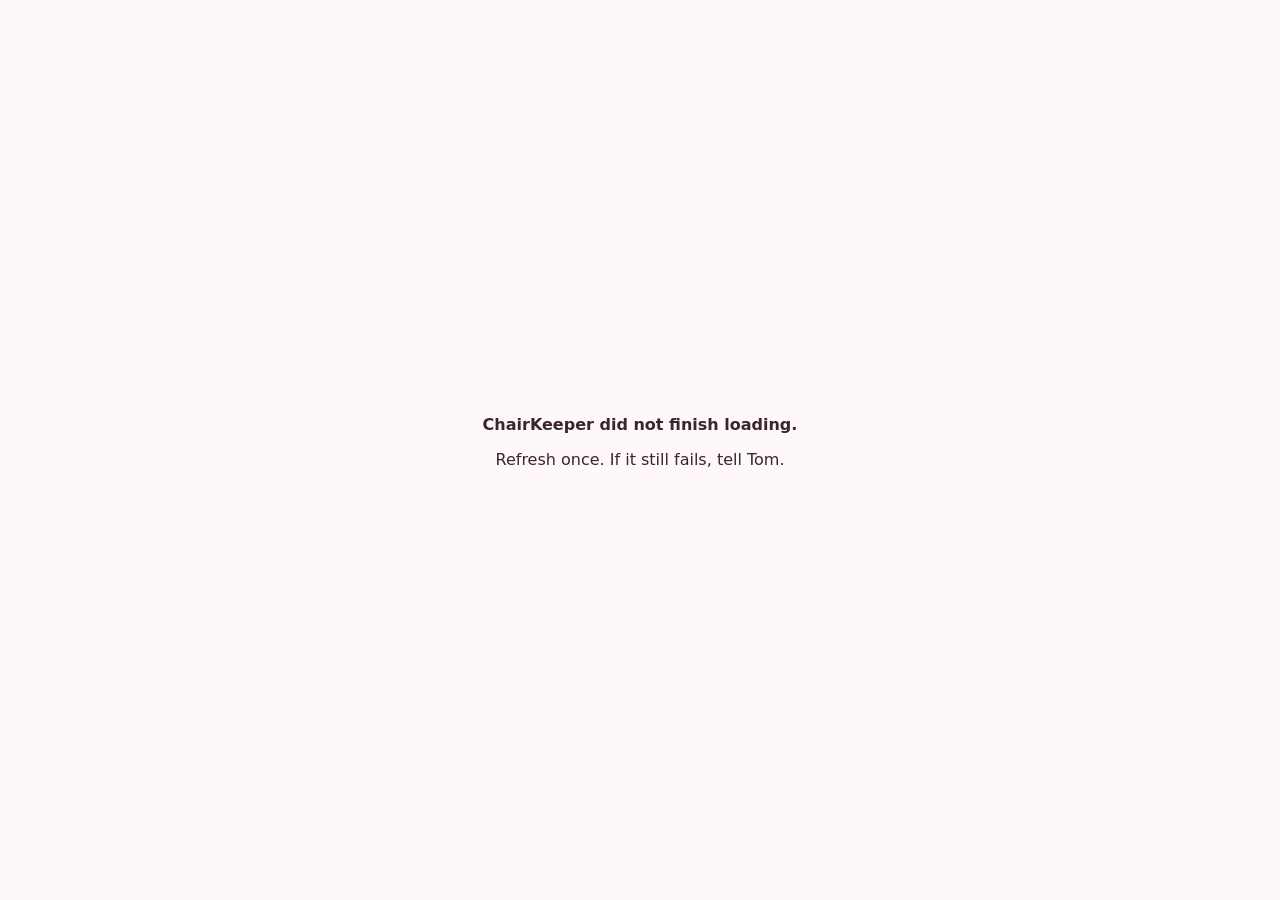
<file: simply-hope-play-v096/index.html>
<!doctype html><html><head><meta charset="utf-8"><meta name="viewport" content="width=device-width,initial-scale=1"><title>Simply Hope Designs · ChairKeeper</title><style>body{margin:0;background:#fff8fb;color:#3b2530;font-family:system-ui;display:grid;place-items:center;min-height:100vh}.l{text-align:center;padding:28px}.s{font-size:32px}</style></head><body><div class="l"><div class="s">♡</div><b>Opening Simply Hope ChairKeeper…</b><p>Shared practice sandbox · v0.9.7</p></div><script>(async()=>{try{const us=['https://raw.githubusercontent.com/trmitchell95-oss/5core/main/simply-hope-play-v096/index-1.b64?v=097','https://raw.githubusercontent.com/trmitchell95-oss/5core/main/simply-hope-play-v096/index-2.b64?v=097','https://raw.githubusercontent.com/trmitchell95-oss/5core/main/simply-hope-play-v096/index-3.b64?v=097'];const ps=await Promise.all(us.map(u=>fetch(u).then(r=>{if(!r.ok)throw Error(r.status);return r.text()})));const bin=atob(ps.join('').replace(/\s/g,''));const bytes=Uint8Array.from(bin,c=>c.charCodeAt(0));const stream=new Blob([bytes]).stream().pipeThrough(new DecompressionStream('gzip'));let html=await new Response(stream).text();html=html.replace("const DB='chairkeeper-v050';let dbp;","const DB='chairkeeper-v050';const SANDBOX_API='https://iitliogbmczplvoscnlo.supabase.co/functions/v1/sandbox-open-state';const SANDBOX_KEY='-LJ9xKSH3quNGcYslQ1gcM6SZOgG2K7A';let dbp;");const a=html.indexOf('async function get(store,key)'),b=html.indexOf('function defaults()',a);if(a<0||b<0)throw Error('ChairKeeper patch point missing');const remote=`async function localGet(store,key){let d=await openDB();return new Promise((res,rej)=>{let r=d.transaction(store).objectStore(store).get(key);r.onsuccess=()=>res(r.result);r.onerror=()=>rej(r.error)})}async function localPut(store,key,val){let d=await openDB();return new Promise((res,rej)=>{let r=d.transaction(store,'readwrite').objectStore(store).put(val,key);r.onsuccess=()=>res();r.onerror=()=>rej(r.error)})}async function localDel(store,key){let d=await openDB();return new Promise((res,rej)=>{let r=d.transaction(store,'readwrite').objectStore(store).delete(key);r.onsuccess=()=>res();r.onerror=()=>rej(r.error)})}async function get(store,key){if(store==='kv'&&key==='state'){try{let r=await fetch(SANDBOX_API,{headers:{'x-sandbox-key':SANDBOX_KEY},cache:'no-store'});if(!r.ok)throw Error('cloud '+r.status);let x=await r.json();if(x.state!=null)await localPut('kv','state',x.state);return x.state}catch(e){console.warn('ChairKeeper cloud read fallback',e);return localGet(store,key)}}if(store==='media'){let r=await fetch(SANDBOX_API+'?media='+encodeURIComponent(key),{headers:{'x-sandbox-key':SANDBOX_KEY},cache:'no-store'});if(r.ok)return await r.blob();let local=await localGet(store,key);if(local)return local;return null}return localGet(store,key)}async function put(store,key,val){if(store==='kv'&&key==='state'){let r=await fetch(SANDBOX_API,{method:'POST',headers:{'content-type':'application/json','x-sandbox-key':SANDBOX_KEY},body:JSON.stringify({action:'save',state:val})});if(!r.ok){let x=await r.json().catch(()=>({}));throw Error(x.error||('Cloud save '+r.status))}await localPut('kv','state',val);return}if(store==='media'){let f=new FormData();f.append('action','upload');f.append('id',key);f.append('file',val,key);let r=await fetch(SANDBOX_API,{method:'POST',headers:{'x-sandbox-key':SANDBOX_KEY},body:f});if(!r.ok){let x=await r.json().catch(()=>({}));throw Error(x.error||('Media upload '+r.status))}await localPut('media',key,val);return}return localPut(store,key,val)}async function del(store,key){if(store==='media'){let r=await fetch(SANDBOX_API,{method:'POST',headers:{'content-type':'application/json','x-sandbox-key':SANDBOX_KEY},body:JSON.stringify({action:'delete-media',id:key})});if(!r.ok)console.warn('Cloud media delete failed',r.status);await localDel(store,key);return}return localDel(store,key)}`;html=html.slice(0,a)+remote+html.slice(b);html=html.replaceAll('v0.9.6-open-play','v0.9.7-shared-play').replaceAll('v0.9.6','v0.9.7').replaceAll('Open Full-Play Sandbox · Live AI','Shared Full-Play Sandbox · Live AI').replaceAll('Sandbox · browser practice data','Sandbox · shared cloud practice data').replaceAll('Practice IndexedDB + sandbox-ai-play','Shared sandbox state + private media + sandbox-ai-play').replaceAll('Everything here is practice data. Use fake names/numbers only. Export anything worth keeping before the real launch.','Everything here is practice data in the shared Simply Hope sandbox. Do not enter sensitive real-client information yet. Export anything worth keeping before the real launch.');document.open();document.write(html);document.close()}catch(e){document.body.innerHTML='<div class="l"><b>ChairKeeper did not finish loading.</b><p>Refresh once. If it still fails, tell Tom.</p></div>';console.error(e)}})()</script></body></html>
</file>
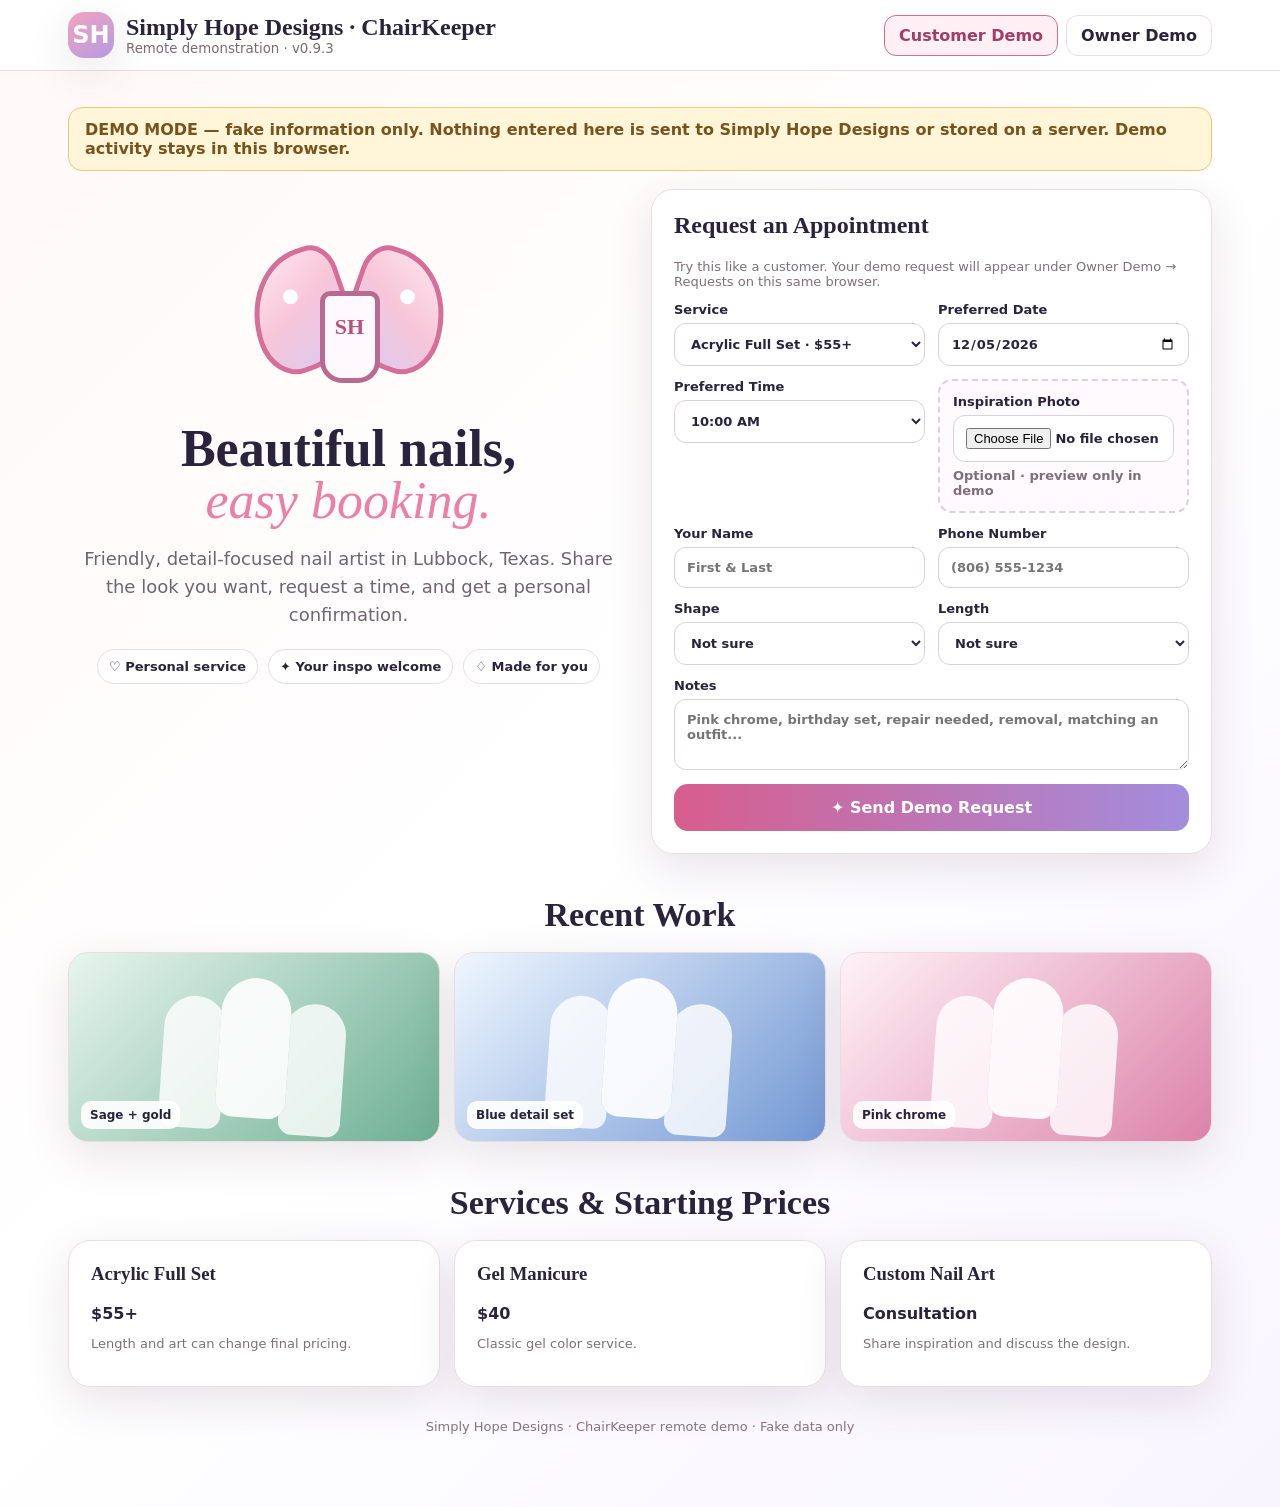
<file: simply-hope-remote-v093/index.html>
<!doctype html>
<html lang="en">
<head>
<meta charset="utf-8"><meta name="viewport" content="width=device-width,initial-scale=1">
<title>Simply Hope Designs · ChairKeeper Remote Demo</title>
<link rel="stylesheet" href="demo.css">
</head>
<body>
<header class="top"><div class="topin"><div class="brand"><div class="mark">SH</div><div><h1>Simply Hope Designs · ChairKeeper</h1><small>Remote demonstration · v0.9.3</small></div></div><div class="switch"><button class="btn active" id="customerBtn">Customer Demo</button><button class="btn" id="ownerBtn">Owner Demo</button></div></div></header>
<div class="wrap"><div class="banner">DEMO MODE — fake information only. Nothing entered here is sent to Simply Hope Designs or stored on a server. Demo activity stays in this browser.</div>
<section class="customer" id="customerView">
<div class="hero"><div class="heroCopy"><div class="butter"><div class="bottle"></div></div><h2>Beautiful nails,<br><em>easy booking.</em></h2><p>Friendly, detail-focused nail artist in Lubbock, Texas. Share the look you want, request a time, and get a personal confirmation.</p><div class="trust"><span class="pill">♡ Personal service</span><span class="pill">✦ Your inspo welcome</span><span class="pill">♢ Made for you</span></div></div>
<div class="card"><h2>Request an Appointment</h2><p class="muted">Try this like a customer. Your demo request will appear under Owner Demo → Requests on this same browser.</p><form id="bookingForm"><div class="grid">
<label class="field">Service<select id="service"><option>Acrylic Full Set · $55+</option><option>Gel Manicure · $40</option><option>Builder Gel · $50+</option><option>Nail Art Add-On · consultation</option><option>Help me choose</option></select></label>
<label class="field">Preferred Date<input id="date" type="date" required></label><label class="field">Preferred Time<select id="time"><option>10:00 AM</option><option>11:30 AM</option><option>1:00 PM</option><option>2:30 PM</option><option>4:00 PM</option></select></label>
<label class="field upload">Inspiration Photo<input id="inspo" type="file" accept="image/*"><span class="muted">Optional · preview only in demo</span></label>
<label class="field">Your Name<input id="name" placeholder="First & Last" required></label><label class="field">Phone Number<input id="phone" placeholder="(806) 555-1234" required></label>
<label class="field">Shape<select id="shape"><option>Not sure</option><option>Almond</option><option>Square</option><option>Coffin</option><option>Round</option></select></label><label class="field">Length<select id="length"><option>Not sure</option><option>Short</option><option>Medium</option><option>Long</option></select></label>
<label class="field wide">Notes<textarea id="note" rows="3" placeholder="Pink chrome, birthday set, repair needed, removal, matching an outfit..."></textarea></label></div><button class="submit">✦ Send Demo Request</button></form><div id="success" class="success hide"><b>Demo request received.</b><div id="confirmText"></div><p class="muted">Switch to Owner Demo → Requests to see what the owner would receive.</p></div></div></div>
<h2 class="sectionTitle">Recent Work</h2><div class="samples"><div class="nailArt"><span>Sage + gold</span></div><div class="nailArt"><span>Blue detail set</span></div><div class="nailArt"><span>Pink chrome</span></div></div>
<h2 class="sectionTitle">Services & Starting Prices</h2><div class="samples"><div class="card"><h3>Acrylic Full Set</h3><b>$55+</b><p class="muted">Length and art can change final pricing.</p></div><div class="card"><h3>Gel Manicure</h3><b>$40</b><p class="muted">Classic gel color service.</p></div><div class="card"><h3>Custom Nail Art</h3><b>Consultation</b><p class="muted">Share inspiration and discuss the design.</p></div></div></section>
<section class="owner" id="ownerView"><div class="ownerHead"><div><h2 style="margin-bottom:4px;font-family:Georgia,serif">Simply Hope · ChairKeeper</h2><div class="muted">Owner-side remote demo · fake browser-local data</div></div><button class="btn primary" id="quickAdd">+ Add note / photo</button></div>
<div class="tabs"><button class="tab active" data-tab="needs">Needs Me</button><button class="tab" data-tab="requests">Requests</button><button class="tab" data-tab="clients">Clients</button><button class="tab" data-tab="setup">Setup</button></div>
<div class="panel active" id="needs"><div class="kpis"><div class="kpi"><b id="needsCount">0</b><span>Needs Me</span></div><div class="kpi"><b id="reqCount">0</b><span>Requests</span></div><div class="kpi"><b id="clientCount">0</b><span>Clients</span></div><div class="kpi"><b>v0.9.3</b><span>Remote Demo</span></div></div><div class="card"><h3>ChairKeeper Assistant</h3><p class="muted">Drop in a rough note like you would between appointments. The demo parser pulls out useful details and proposes where they belong. Nothing uncertain is merged automatically.</p><div class="assistantBox"><div><label class="field">Client name, if known<input id="parseName" placeholder="Example: Sarah J."></label><label class="field" style="margin-top:10px">Talk/type a rough note<textarea id="parseNote" rows="6" placeholder="Sarah loved the pink chrome almond set today. Next time slightly shorter. Wants black and gold for Halloween."></textarea></label><label class="field upload" style="margin-top:10px">Photos<input id="parsePhoto" type="file" accept="image/*" multiple></label><button class="submit" type="button" id="parseBtn">✦ Parse & Route</button></div><div class="parseResult" id="parseResult"><b>No note parsed yet.</b><p class="muted">The real live build will use the server-side AI parser. This remote demo uses local rules so it needs no API key and cannot spend money.</p></div></div></div><h3 style="margin-top:22px">Unresolved items</h3><div class="list" id="needsList"></div></div>
<div class="panel" id="requests"><div class="card"><h3>Appointment Requests</h3><p class="muted">Requests created in Customer Demo on this browser appear here.</p><div class="list" id="requestsList"></div></div></div>
<div class="panel" id="clients"><div class="clientGrid"><div class="card clientList"><h3>Clients</h3><input id="clientSearch" style="width:100%;padding:10px;border:1px solid var(--line);border-radius:10px;margin-bottom:10px" placeholder="Search clients or preferences"><div id="clientButtons"></div></div><div class="card clientDetail" id="clientDetail"><h3>Select a client</h3></div></div></div>
<div class="panel" id="setup"><div class="card"><h3>About this build</h3><div class="about"><div><b>App Version</b><span>v0.9.3</span></div><div><b>Release</b><span>AI Intake + Client Cards</span></div><div><b>Mode</b><span>REMOTE DEMO</span></div><div><b>Cloud</b><span>Not connected by design</span></div><div><b>Database schema target</b><span>0006_v090_ai_intake_client_cards</span></div><div><b>Build ID</b><span>v0.9.3-remote-demo</span></div><div><b>Build date</b><span>2026-08-24</span></div><div><b>Data storage</b><span>This browser only</span></div></div><div style="display:flex;gap:8px;flex-wrap:wrap;margin-top:16px"><button class="btn" id="copyBuild">Copy build info</button><button class="btn" id="resetDemo">Reset fake demo data</button></div></div></div></section>
<div class="bottom">Simply Hope Designs · ChairKeeper remote demo · Fake data only</div></div>
<script src="demo.js"></script></body></html>
</file>
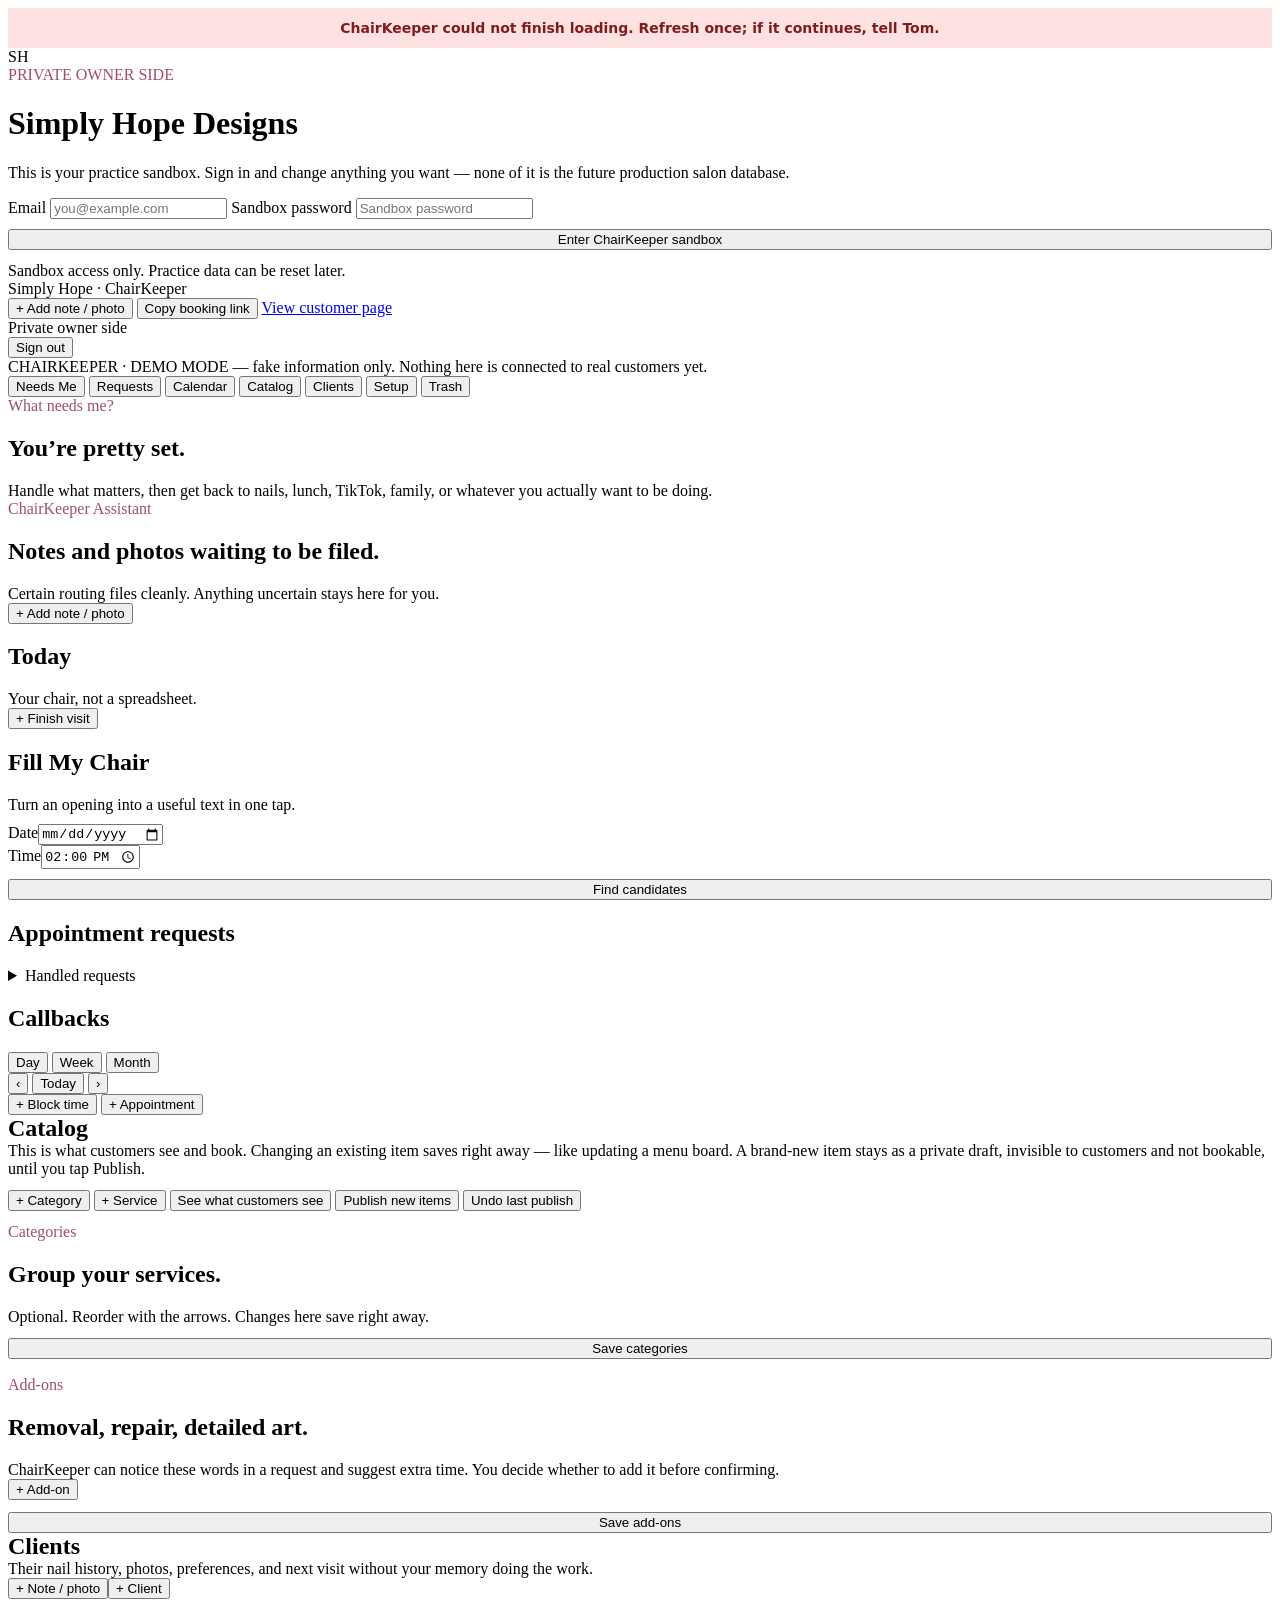
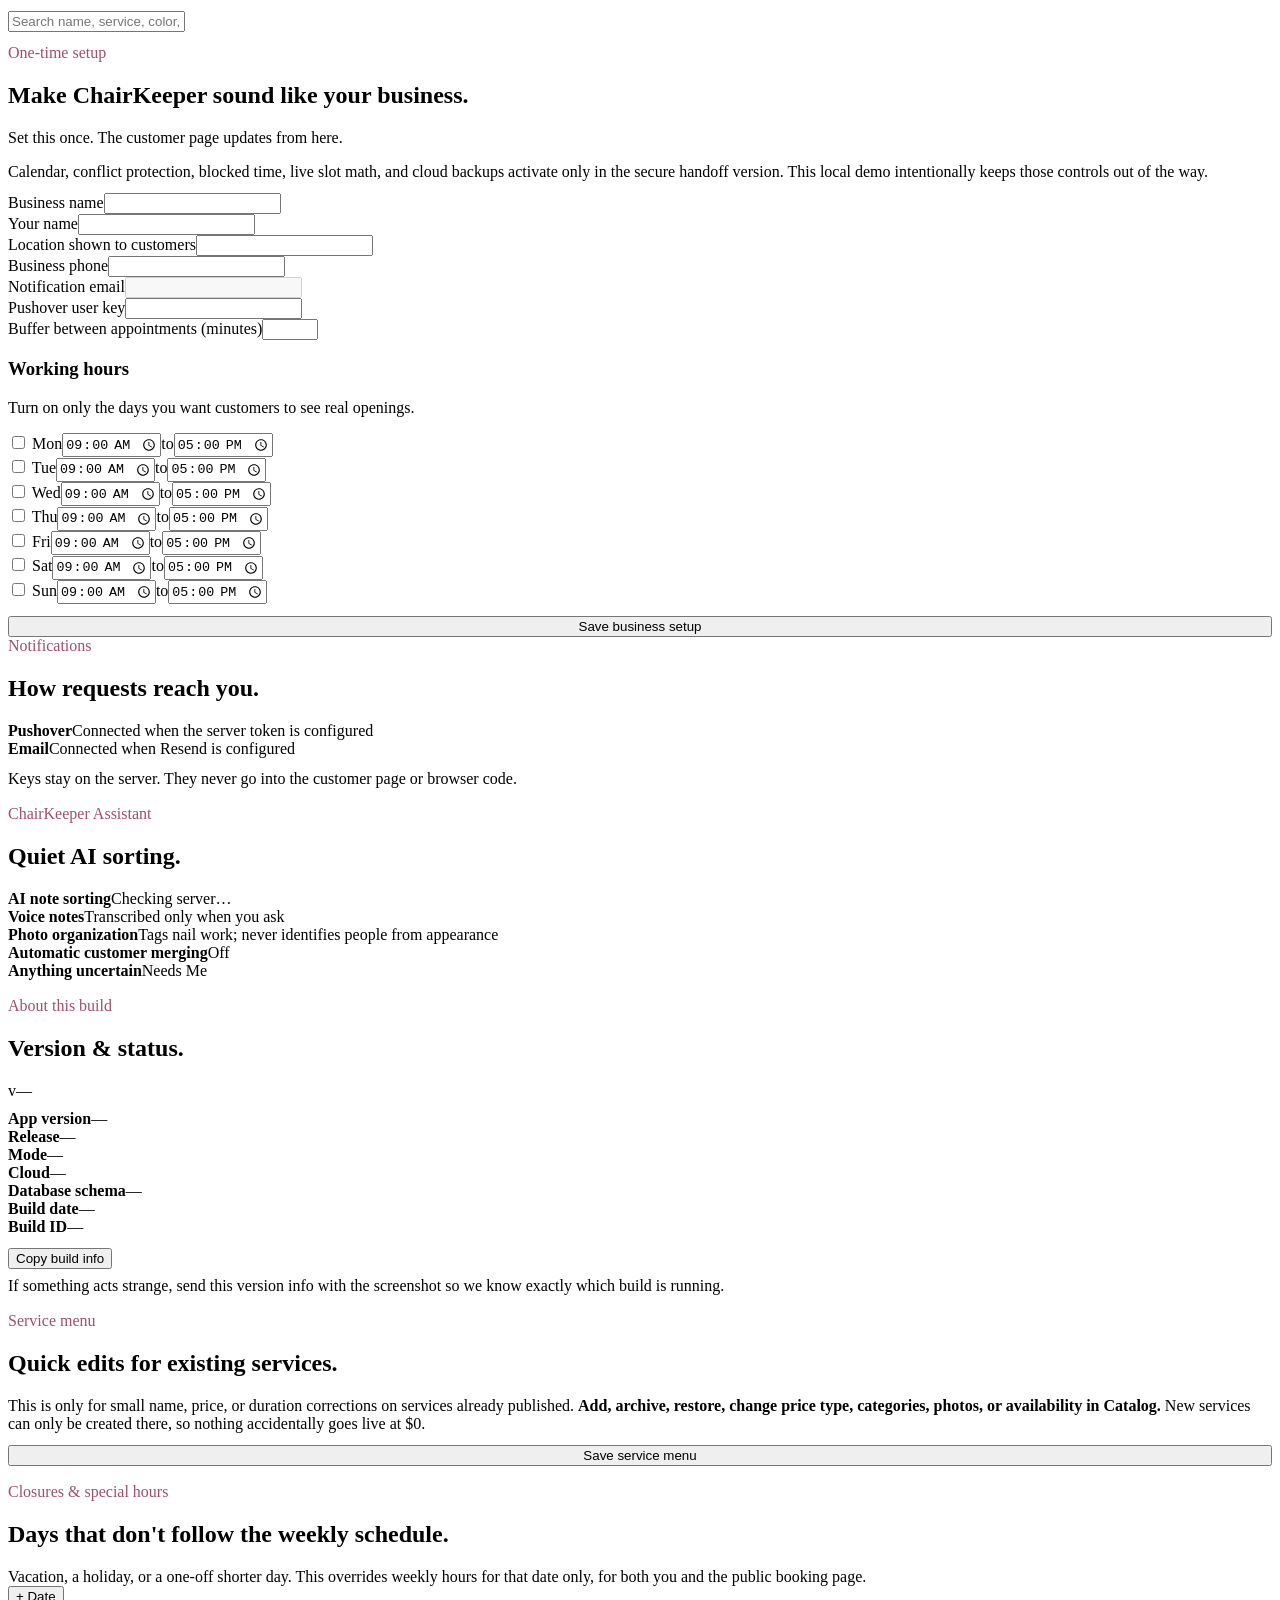
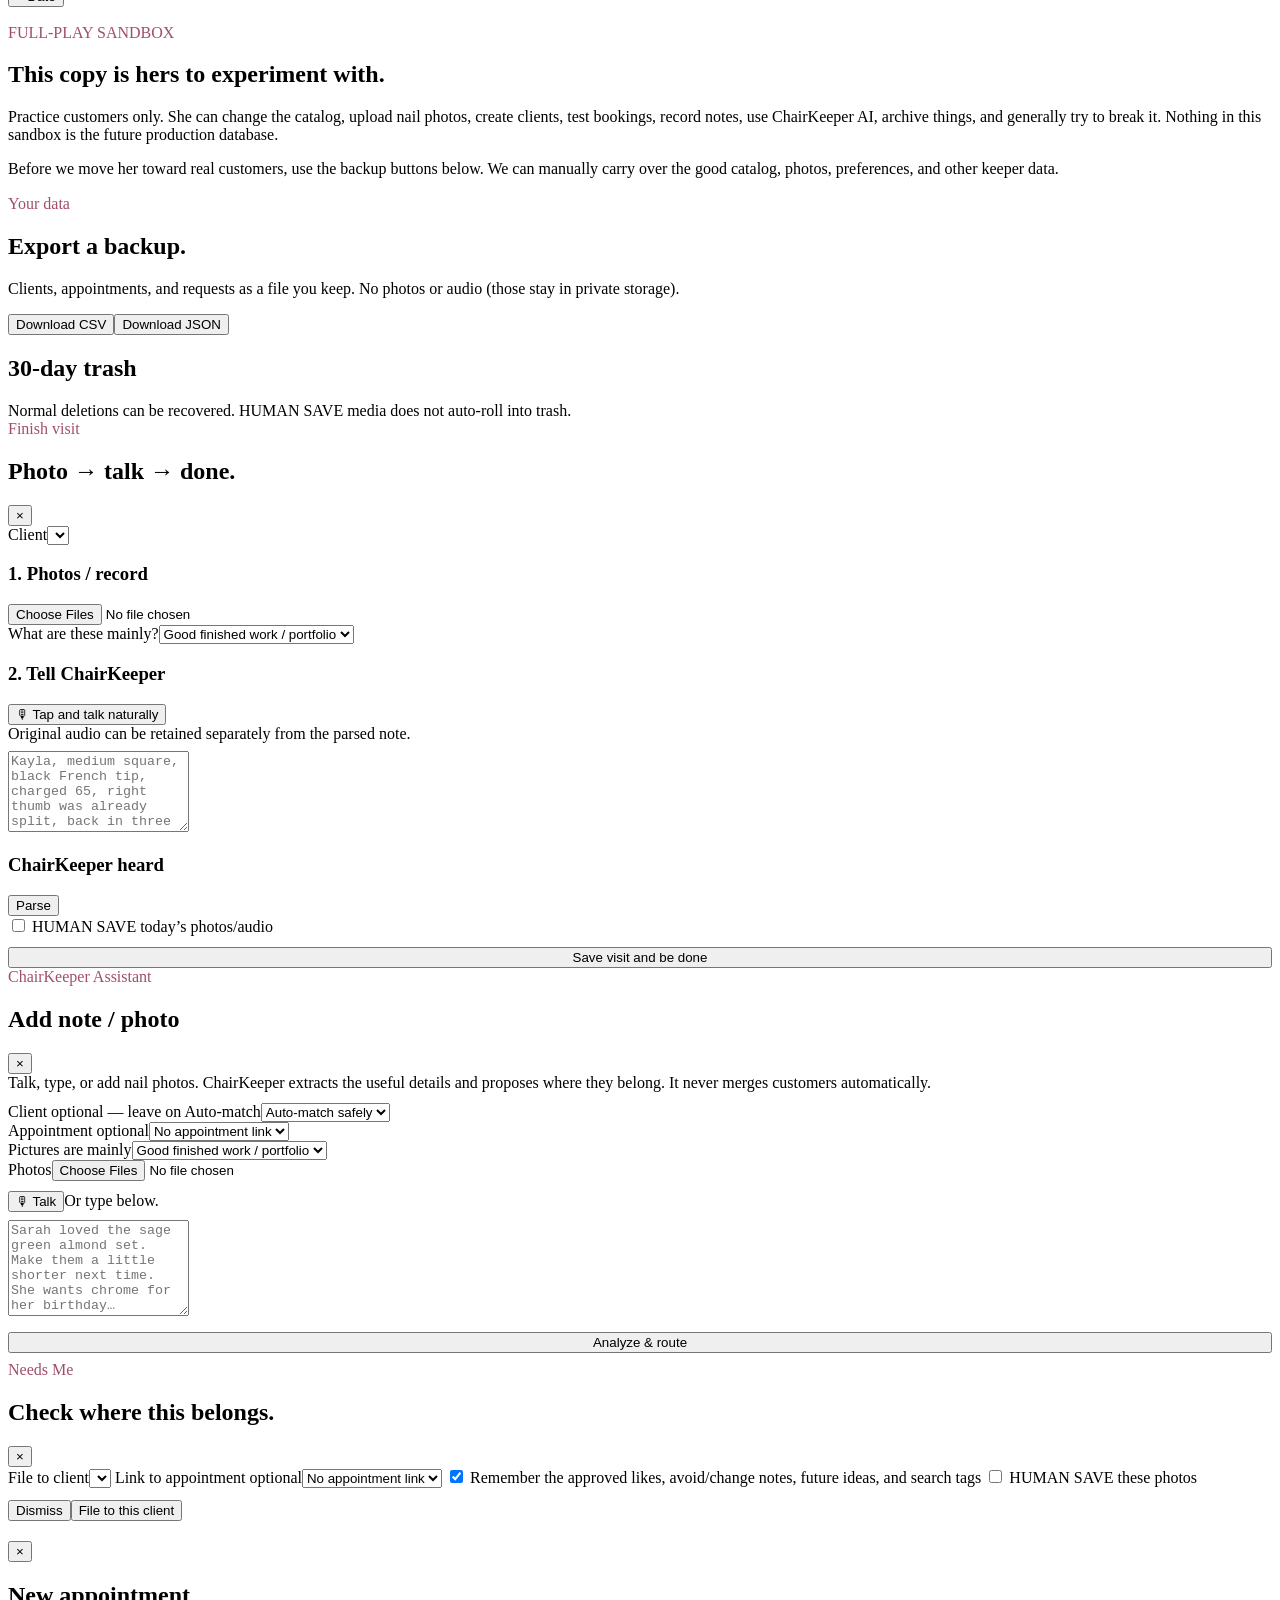
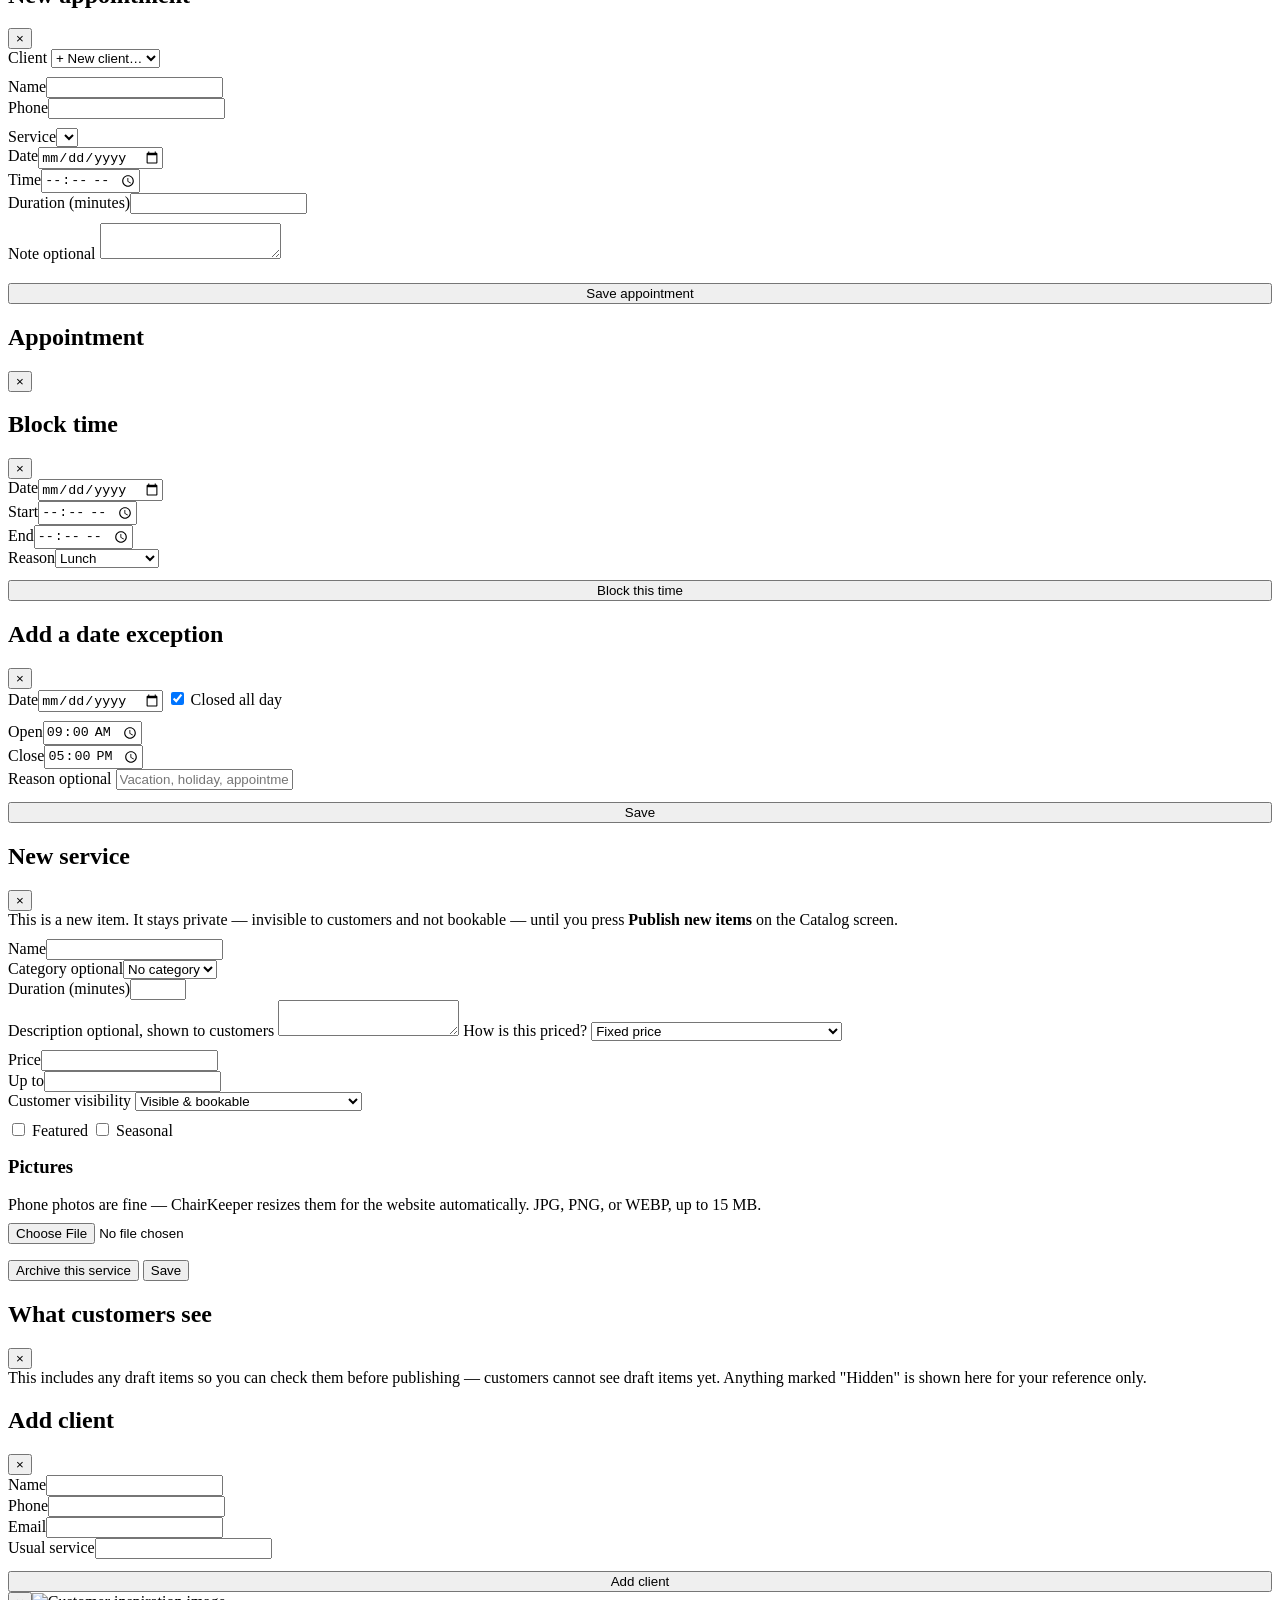
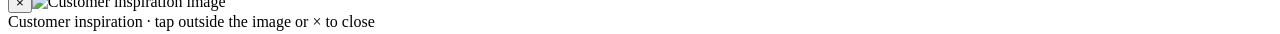
<file: simply-hope-cloud-v095/owner.html>
<!doctype html><html><head><meta charset="utf-8"><meta name="viewport" content="width=device-width,initial-scale=1"><title>Simply Hope Designs · ChairKeeper Sandbox</title><style>body{margin:0;font-family:system-ui;background:#fff8fb;color:#3b2530;display:grid;place-items:center;min-height:100vh}.loading{padding:28px;text-align:center}.dot{font-size:30px}</style></head><body><div class="loading"><div class="dot">♡</div><b>Opening ChairKeeper sandbox…</b></div><script>(async()=>{try{const customer=new URL('./',location.href).href;const b64=(await fetch('owner-html.b64?v=096').then(r=>r.text())).trim();const bin=atob(b64);const bytes=Uint8Array.from(bin,c=>c.charCodeAt(0));const stream=new Blob([bytes]).stream().pipeThrough(new DecompressionStream('gzip'));let html=await new Response(stream).text();html=html.replace('href="./" target="_blank">View customer page</a>','href="'+customer+'" target="_blank" rel="noopener">View customer page</a>');document.open();document.write(html);document.close()}catch(e){document.body.innerHTML='<div class="loading"><b>Could not open ChairKeeper.</b><br>Refresh once or tell Tom.</div>'}})()</script></body></html>
</file>
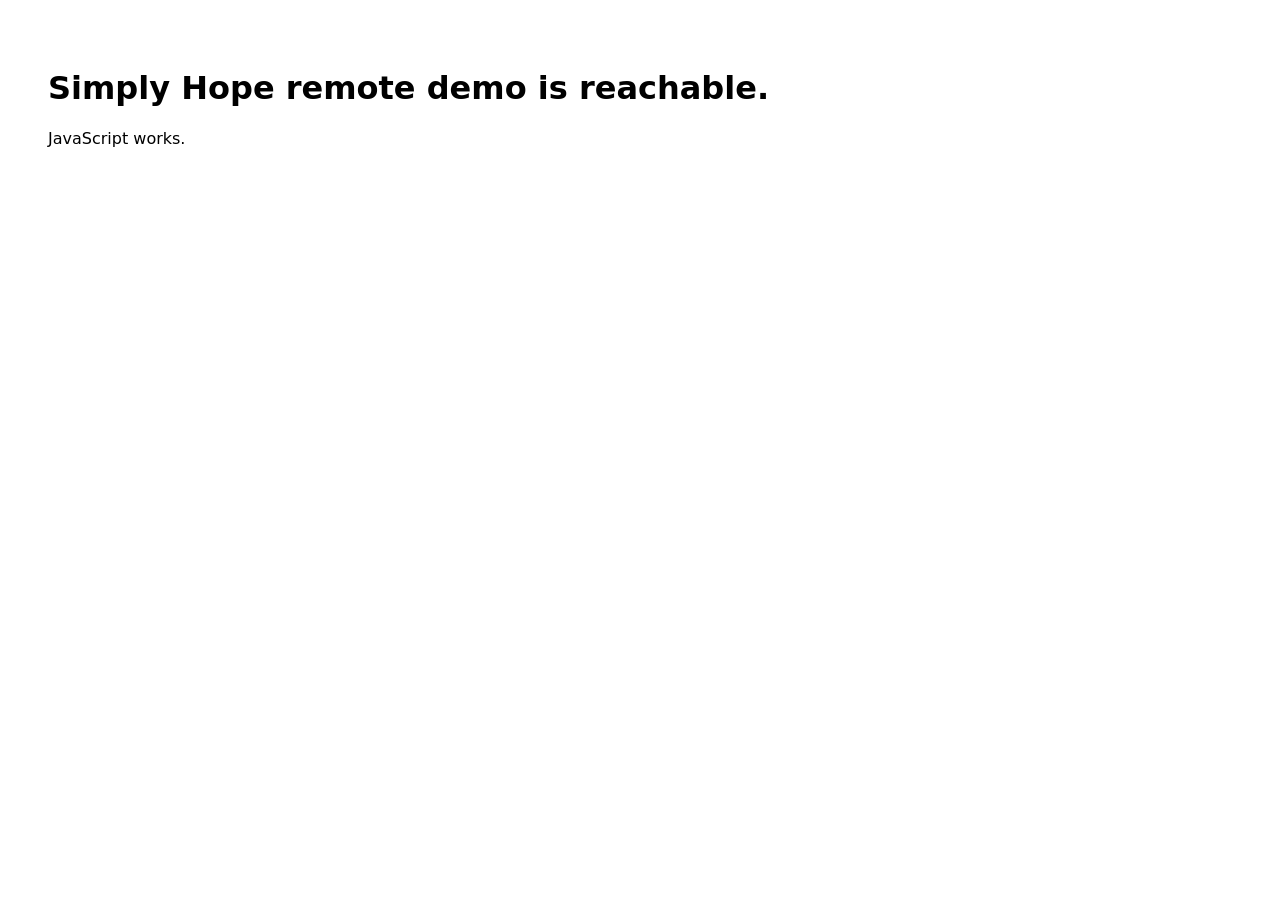
<file: simply-hope-demo-v093/ping.html>
<!doctype html><html><head><meta charset="utf-8"><title>Simply Hope Demo Ping</title></head><body style="font-family:system-ui;padding:40px"><h1>Simply Hope remote demo is reachable.</h1><p id="x">JavaScript not yet checked.</p><script>document.getElementById('x').textContent='JavaScript works.';</script></body></html>
</file>
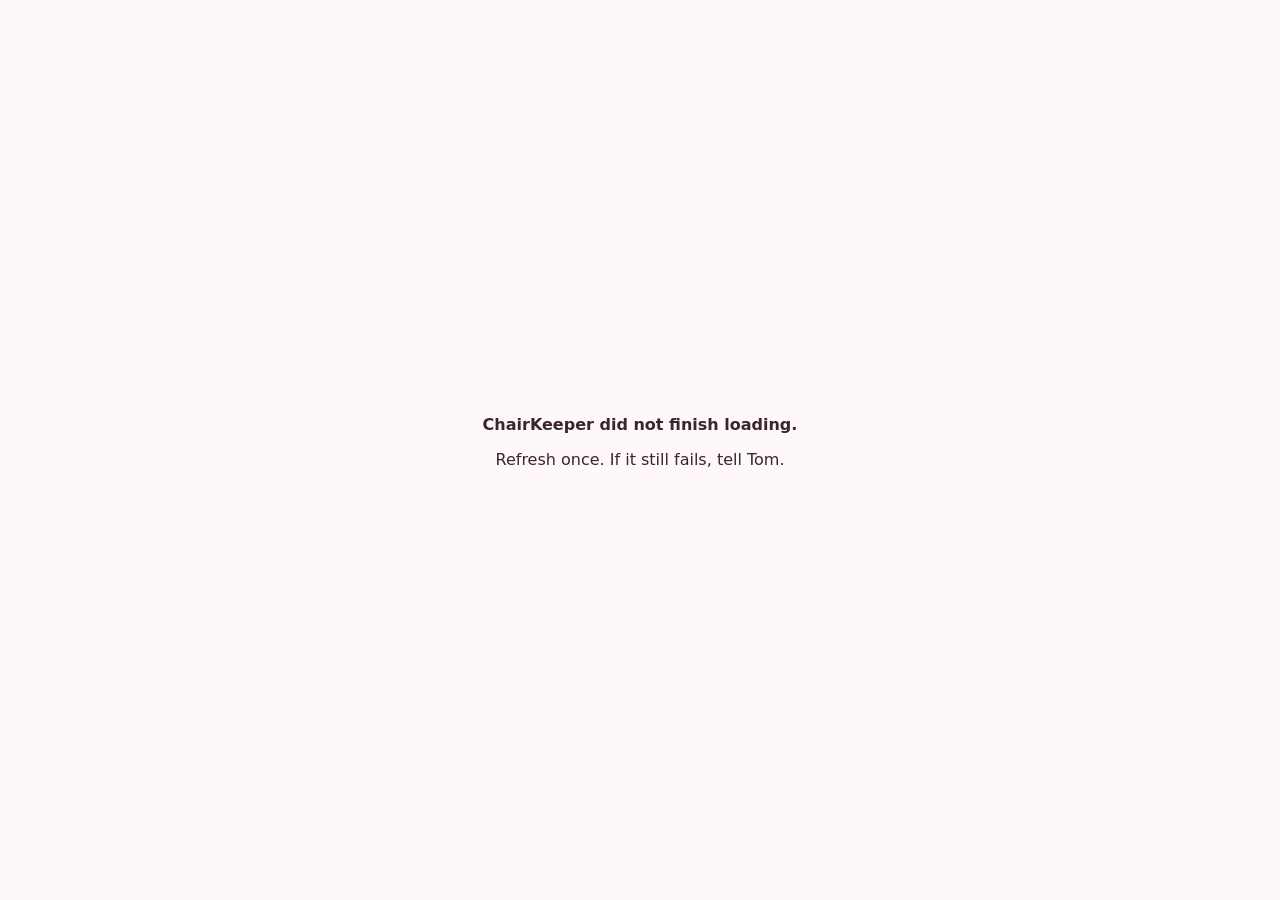
<file: simply-hope-play-v096/owner.html>
<!doctype html><html><head><meta charset="utf-8"><meta name="viewport" content="width=device-width,initial-scale=1"><title>Simply Hope Designs · ChairKeeper</title><style>body{margin:0;background:#fff8fb;color:#3b2530;font-family:system-ui;display:grid;place-items:center;min-height:100vh}.l{text-align:center;padding:28px}.s{font-size:32px}</style></head><body><div class="l"><div class="s">♡</div><b>Opening Simply Hope ChairKeeper…</b><p>Shared practice sandbox · v0.9.7</p></div><script>(async()=>{try{const us=['https://raw.githubusercontent.com/trmitchell95-oss/5core/main/simply-hope-play-v096/owner-1.b64?v=097','https://raw.githubusercontent.com/trmitchell95-oss/5core/main/simply-hope-play-v096/owner-2.b64?v=097','https://raw.githubusercontent.com/trmitchell95-oss/5core/main/simply-hope-play-v096/owner-3.b64?v=097'];const ps=await Promise.all(us.map(u=>fetch(u).then(r=>{if(!r.ok)throw Error(r.status);return r.text()})));const bin=atob(ps.join('').replace(/\s/g,''));const bytes=Uint8Array.from(bin,c=>c.charCodeAt(0));const stream=new Blob([bytes]).stream().pipeThrough(new DecompressionStream('gzip'));let html=await new Response(stream).text();html=html.replace("const DB='chairkeeper-v050';let dbp;","const DB='chairkeeper-v050';const SANDBOX_API='https://iitliogbmczplvoscnlo.supabase.co/functions/v1/sandbox-open-state';const SANDBOX_KEY='-LJ9xKSH3quNGcYslQ1gcM6SZOgG2K7A';let dbp;");const a=html.indexOf('async function get(store,key)'),b=html.indexOf('function defaults()',a);if(a<0||b<0)throw Error('ChairKeeper patch point missing');const remote=`async function localGet(store,key){let d=await openDB();return new Promise((res,rej)=>{let r=d.transaction(store).objectStore(store).get(key);r.onsuccess=()=>res(r.result);r.onerror=()=>rej(r.error)})}async function localPut(store,key,val){let d=await openDB();return new Promise((res,rej)=>{let r=d.transaction(store,'readwrite').objectStore(store).put(val,key);r.onsuccess=()=>res();r.onerror=()=>rej(r.error)})}async function localDel(store,key){let d=await openDB();return new Promise((res,rej)=>{let r=d.transaction(store,'readwrite').objectStore(store).delete(key);r.onsuccess=()=>res();r.onerror=()=>rej(r.error)})}async function get(store,key){if(store==='kv'&&key==='state'){try{let r=await fetch(SANDBOX_API,{headers:{'x-sandbox-key':SANDBOX_KEY},cache:'no-store'});if(!r.ok)throw Error('cloud '+r.status);let x=await r.json();if(x.state!=null)await localPut('kv','state',x.state);return x.state}catch(e){console.warn('ChairKeeper cloud read fallback',e);return localGet(store,key)}}if(store==='media'){let r=await fetch(SANDBOX_API+'?media='+encodeURIComponent(key),{headers:{'x-sandbox-key':SANDBOX_KEY},cache:'no-store'});if(r.ok)return await r.blob();let local=await localGet(store,key);if(local)return local;return null}return localGet(store,key)}async function put(store,key,val){if(store==='kv'&&key==='state'){let r=await fetch(SANDBOX_API,{method:'POST',headers:{'content-type':'application/json','x-sandbox-key':SANDBOX_KEY},body:JSON.stringify({action:'save',state:val})});if(!r.ok){let x=await r.json().catch(()=>({}));throw Error(x.error||('Cloud save '+r.status))}await localPut('kv','state',val);return}if(store==='media'){let f=new FormData();f.append('action','upload');f.append('id',key);f.append('file',val,key);let r=await fetch(SANDBOX_API,{method:'POST',headers:{'x-sandbox-key':SANDBOX_KEY},body:f});if(!r.ok){let x=await r.json().catch(()=>({}));throw Error(x.error||('Media upload '+r.status))}await localPut('media',key,val);return}return localPut(store,key,val)}async function del(store,key){if(store==='media'){let r=await fetch(SANDBOX_API,{method:'POST',headers:{'content-type':'application/json','x-sandbox-key':SANDBOX_KEY},body:JSON.stringify({action:'delete-media',id:key})});if(!r.ok)console.warn('Cloud media delete failed',r.status);await localDel(store,key);return}return localDel(store,key)}`;html=html.slice(0,a)+remote+html.slice(b);html=html.replaceAll('v0.9.6-open-play','v0.9.7-shared-play').replaceAll('v0.9.6','v0.9.7').replaceAll('Open Full-Play Sandbox · Live AI','Shared Full-Play Sandbox · Live AI').replaceAll('Sandbox · browser practice data','Sandbox · shared cloud practice data').replaceAll('Practice IndexedDB + sandbox-ai-play','Shared sandbox state + private media + sandbox-ai-play').replaceAll('Everything here is practice data. Use fake names/numbers only. Export anything worth keeping before the real launch.','Everything here is practice data in the shared Simply Hope sandbox. Do not enter sensitive real-client information yet. Export anything worth keeping before the real launch.');const bcOld="try{new BroadcastChannel('chairkeeper').onmessage=async()=>{s=await load();render();toast('New request received')}}catch{}";const bcNew=bcOld+";setInterval(async()=>{const t=document.activeElement?.tagName;if(document.visibilityState==='visible'&&!['INPUT','TEXTAREA','SELECT'].includes(t)){try{s=await load();render()}catch{}}},15000)";html=html.replace(bcOld,bcNew);document.open();document.write(html);document.close()}catch(e){document.body.innerHTML='<div class="l"><b>ChairKeeper did not finish loading.</b><p>Refresh once. If it still fails, tell Tom.</p></div>';console.error(e)}})()</script></body></html>
</file>
<file: simply-hope-remote-v093/demo.css>
:root{--ink:#29243c;--rose:#be4d79;--pink:#ec7aa3;--lav:#9d87d7;--cream:#fffaf8;--card:#fff;--line:#eadde1;--soft:#fff0f5;--gold:#a9782a;--shadow:0 14px 45px rgba(78,45,59,.12)}
*{box-sizing:border-box}body{margin:0;font-family:Inter,ui-sans-serif,system-ui,-apple-system,Segoe UI,Arial;background:linear-gradient(135deg,#fff9f8,#fff,#f8f5ff);color:var(--ink)}button,input,select,textarea{font:inherit}button{cursor:pointer}.wrap{max-width:1180px;margin:auto;padding:18px}.top{position:sticky;top:0;z-index:8;background:rgba(255,255,255,.94);backdrop-filter:blur(10px);border-bottom:1px solid var(--line)}.topin{max-width:1180px;margin:auto;padding:12px 18px;display:flex;align-items:center;gap:14px;justify-content:space-between}.brand{display:flex;align-items:center;gap:12px}.mark{width:46px;height:46px;border-radius:16px;background:linear-gradient(145deg,#f2a3bd,#b59be3);display:grid;place-items:center;color:#fff;font-size:24px;font-weight:900;box-shadow:var(--shadow)}.brand h1{font-family:Georgia,serif;font-size:24px;margin:0}.brand small{display:block;color:#7d6a74}.switch{display:flex;gap:8px;flex-wrap:wrap}.btn{border:1px solid var(--line);background:white;color:var(--ink);padding:10px 14px;border-radius:12px;font-weight:800}.btn.primary{color:white;border:0;background:linear-gradient(90deg,#d75e8d,#a38ddd)}.btn.active{border-color:#d86b93;background:#fff0f5;color:#a23d66}.banner{margin:18px 0;padding:12px 16px;border:1px solid #edc878;background:#fff5d8;border-radius:14px;color:#79531c;font-weight:800}.hero{display:grid;grid-template-columns:1fr 1fr;gap:22px;align-items:start}.heroCopy{padding:42px 16px 16px}.butter{width:210px;height:170px;margin:0 auto 22px;position:relative}.butter:before,.butter:after{content:"";position:absolute;top:20px;width:88px;height:110px;border:5px solid #d56e99;border-radius:72% 28% 62% 38%;background:radial-gradient(circle at 45% 35%,#fff 0 8%,transparent 9% 100%),linear-gradient(150deg,#ffe7ef,#f7c6d9 48%,#d8c9f2)}.butter:before{left:7px;transform:rotate(-19deg)}.butter:after{right:7px;transform:scaleX(-1) rotate(-19deg)}.bottle{position:absolute;z-index:2;left:76px;top:60px;width:60px;height:92px;border:5px solid #b76b91;border-radius:10px 10px 22px 22px;background:#fff8fc}.bottle:before{content:"SH";position:absolute;inset:18px 5px auto;text-align:center;color:#b9507c;font:900 22px Georgia}.heroCopy h2{font:700 52px Georgia,serif;margin:0;text-align:center;line-height:1}.heroCopy h2 em{color:#ed7fa7;font-weight:500}.heroCopy p{text-align:center;color:#6f6571;font-size:18px;line-height:1.55}.trust{display:flex;gap:10px;justify-content:center;flex-wrap:wrap;margin-top:20px}.pill{padding:9px 11px;border-radius:999px;background:#fff;border:1px solid var(--line);font-size:13px;font-weight:800}.card{background:rgba(255,255,255,.96);border:1px solid var(--line);border-radius:22px;box-shadow:var(--shadow);padding:22px}.card h2,.card h3{font-family:Georgia,serif;margin-top:0}.grid{display:grid;grid-template-columns:1fr 1fr;gap:13px}.field{display:flex;flex-direction:column;gap:6px;font-size:13px;font-weight:800}.field input,.field select,.field textarea{width:100%;border:1px solid #ddd1d6;border-radius:12px;padding:12px;background:#fff;color:var(--ink)}.field textarea{resize:vertical}.wide{grid-column:1/-1}.upload{border:2px dashed #dfcfe0;border-radius:14px;padding:13px;background:#fffafd}.submit{width:100%;margin-top:14px;padding:14px;border:0;border-radius:14px;background:linear-gradient(90deg,#d75e8d,#a38ddd);color:#fff;font-weight:900;font-size:16px}.muted{color:#806f78;font-size:13px}.success{padding:18px;border-radius:15px;background:#f0fff4;border:1px solid #b5dfc2;margin-top:14px}.hide{display:none!important}.sectionTitle{font:700 34px Georgia,serif;text-align:center;margin:42px 0 18px}.samples{display:grid;grid-template-columns:repeat(3,1fr);gap:14px}.nailArt{height:190px;border-radius:20px;border:1px solid var(--line);box-shadow:var(--shadow);position:relative;overflow:hidden;background:linear-gradient(135deg,#e8f5ef,#6daf94)}.nailArt:nth-child(2){background:linear-gradient(135deg,#eff7ff,#7398d4)}.nailArt:nth-child(3){background:linear-gradient(135deg,#fff2f7,#dc83aa)}.nailArt:before{content:"";position:absolute;width:70px;height:140px;left:calc(50% - 35px);top:25px;border-radius:40px 40px 20px 20px;background:rgba(255,255,255,.9);box-shadow:-60px 18px 0 -4px rgba(255,255,255,.8),60px 18px 0 -4px rgba(255,255,255,.8);transform:rotate(4deg)}.nailArt span{position:absolute;z-index:2;bottom:12px;left:12px;background:rgba(255,255,255,.9);padding:7px 9px;border-radius:10px;font-weight:900;font-size:12px}.owner{display:none}.owner.on{display:block}.customer.off{display:none}.ownerHead{display:flex;justify-content:space-between;align-items:center;gap:14px;flex-wrap:wrap}.tabs{display:flex;gap:8px;flex-wrap:wrap;margin:18px 0}.tab{border:0;padding:11px 14px;border-radius:12px;background:#eee8eb;color:#655862;font-weight:900}.tab.active{background:#fff;color:#a64369;box-shadow:0 2px 10px rgba(60,30,40,.08)}.panel{display:none}.panel.active{display:block}.kpis{display:grid;grid-template-columns:repeat(4,1fr);gap:12px;margin-bottom:18px}.kpi{background:#fff;border:1px solid var(--line);border-radius:17px;padding:16px}.kpi b{font:700 30px Georgia}.kpi span{display:block;color:#817078;font-size:12px}.list{display:grid;gap:11px}.item{background:#fff;border:1px solid var(--line);border-radius:16px;padding:15px;display:flex;justify-content:space-between;align-items:flex-start;gap:14px}.item h4{margin:0 0 5px;font-size:16px}.item p{margin:3px 0;color:#756772;font-size:13px}.tag{display:inline-block;margin:3px 4px 0 0;padding:5px 8px;border-radius:999px;background:#f7eaf0;color:#954664;font-size:11px;font-weight:800}.actions{display:flex;gap:6px;flex-wrap:wrap}.small{padding:7px 9px;border-radius:9px;border:1px solid var(--line);background:#fff;font-weight:800;font-size:12px}.small.good{background:#ebfaef;color:#24633a;border-color:#bfe5c9}.small.warn{background:#fff4e3;color:#805818;border-color:#eed19f}.clientGrid{display:grid;grid-template-columns:300px 1fr;gap:16px}.clientList button{display:block;width:100%;text-align:left;margin-bottom:8px;border:1px solid var(--line);background:#fff;border-radius:13px;padding:12px}.clientList button.active{border-color:#d8648f;background:#fff2f7}.clientDetail{min-height:360px}.photos{display:grid;grid-template-columns:repeat(3,1fr);gap:8px}.photo{height:110px;border-radius:13px;background:linear-gradient(135deg,#fae7ee,#b9a9df);display:grid;place-items:center;font-size:36px}.assistantBox{display:grid;grid-template-columns:1fr 1fr;gap:15px}.parseResult{background:#fff8fc;border:1px solid #eed3df;border-radius:14px;padding:14px;min-height:180px}.about{display:grid;grid-template-columns:repeat(2,1fr);gap:12px}.about div{padding:14px;border:1px solid var(--line);border-radius:13px;background:#fff}.about b{display:block;font-size:12px;color:#8d7680;text-transform:uppercase;letter-spacing:.06em}.about span{display:block;margin-top:4px;font-weight:900}.bottom{padding:32px 0 55px;text-align:center;color:#86737c;font-size:13px}@media(max-width:800px){.hero{grid-template-columns:1fr}.heroCopy{padding-top:20px}.heroCopy h2{font-size:40px}.grid,.assistantBox,.clientGrid{grid-template-columns:1fr}.samples{grid-template-columns:1fr}.kpis{grid-template-columns:1fr 1fr}.about{grid-template-columns:1fr}.topin{align-items:flex-start}.brand h1{font-size:19px}.switch{justify-content:flex-end}.photos{grid-template-columns:repeat(2,1fr)}}
</file>
